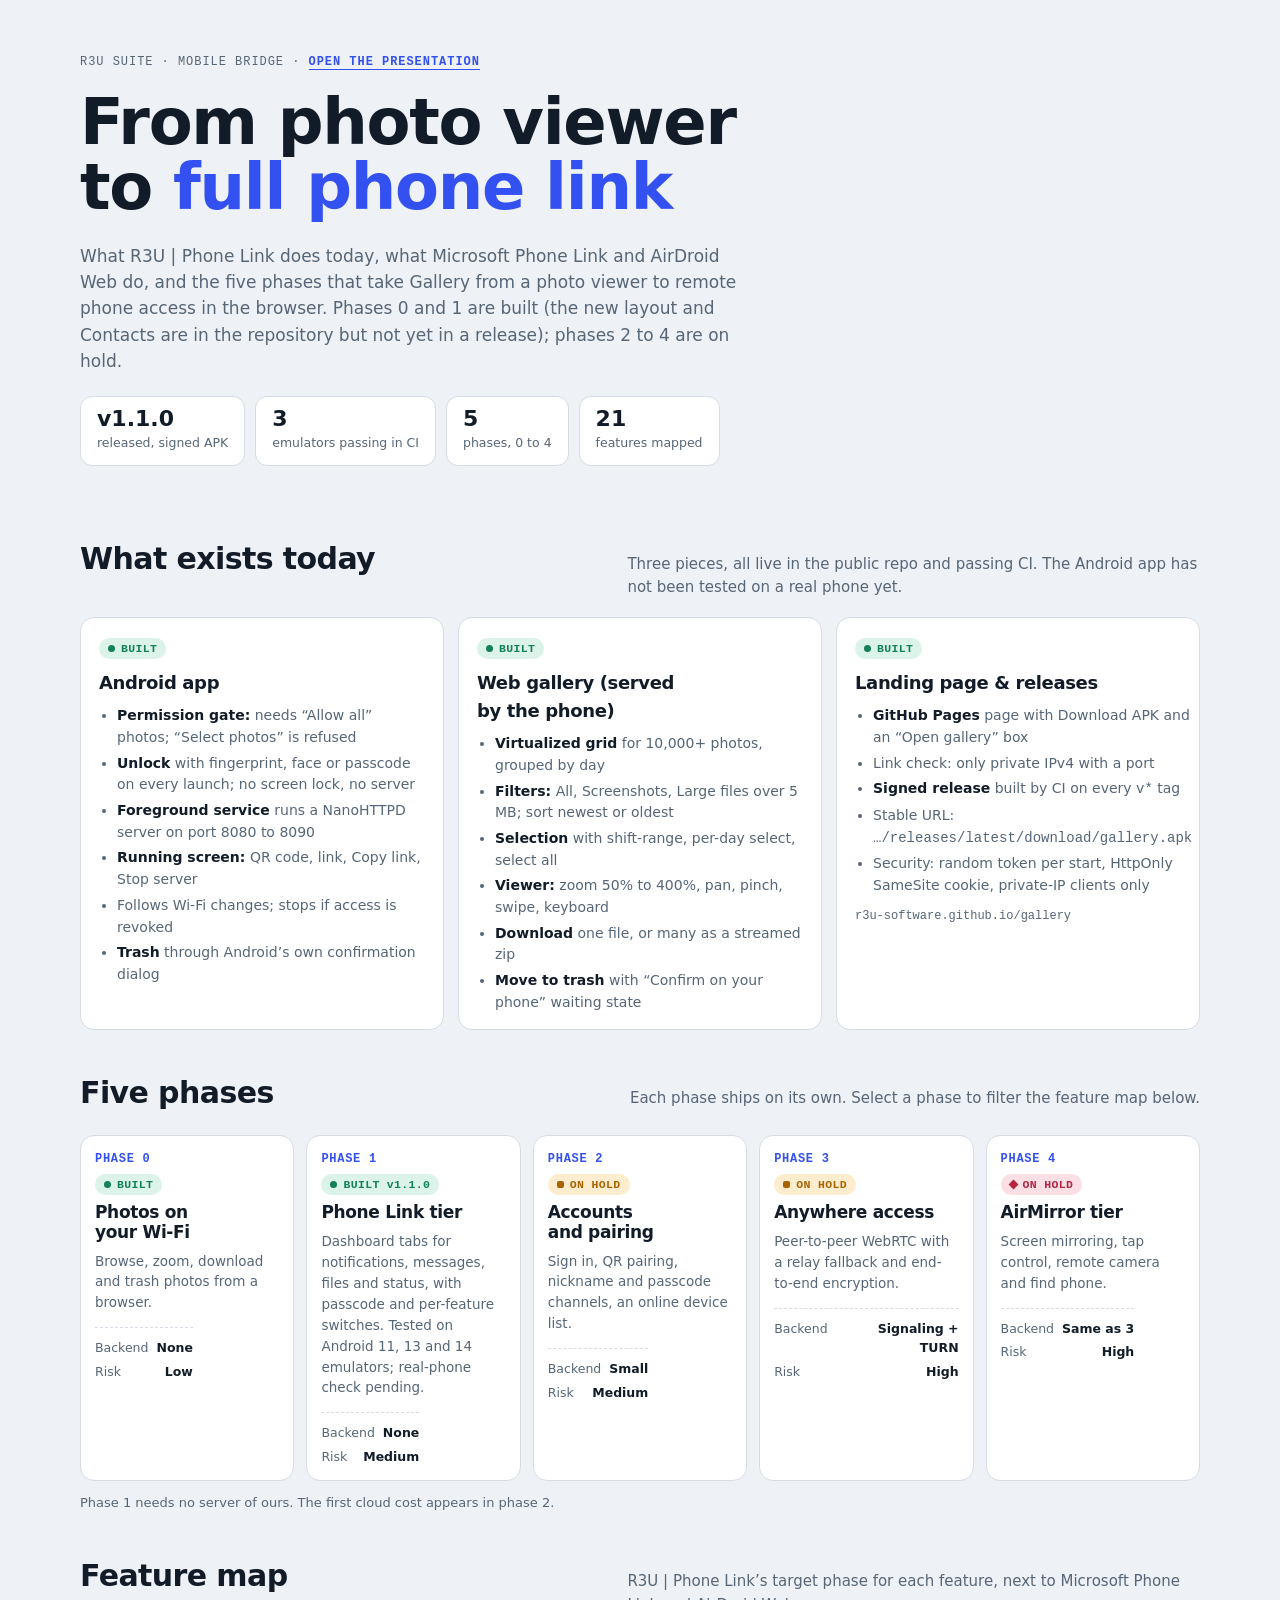
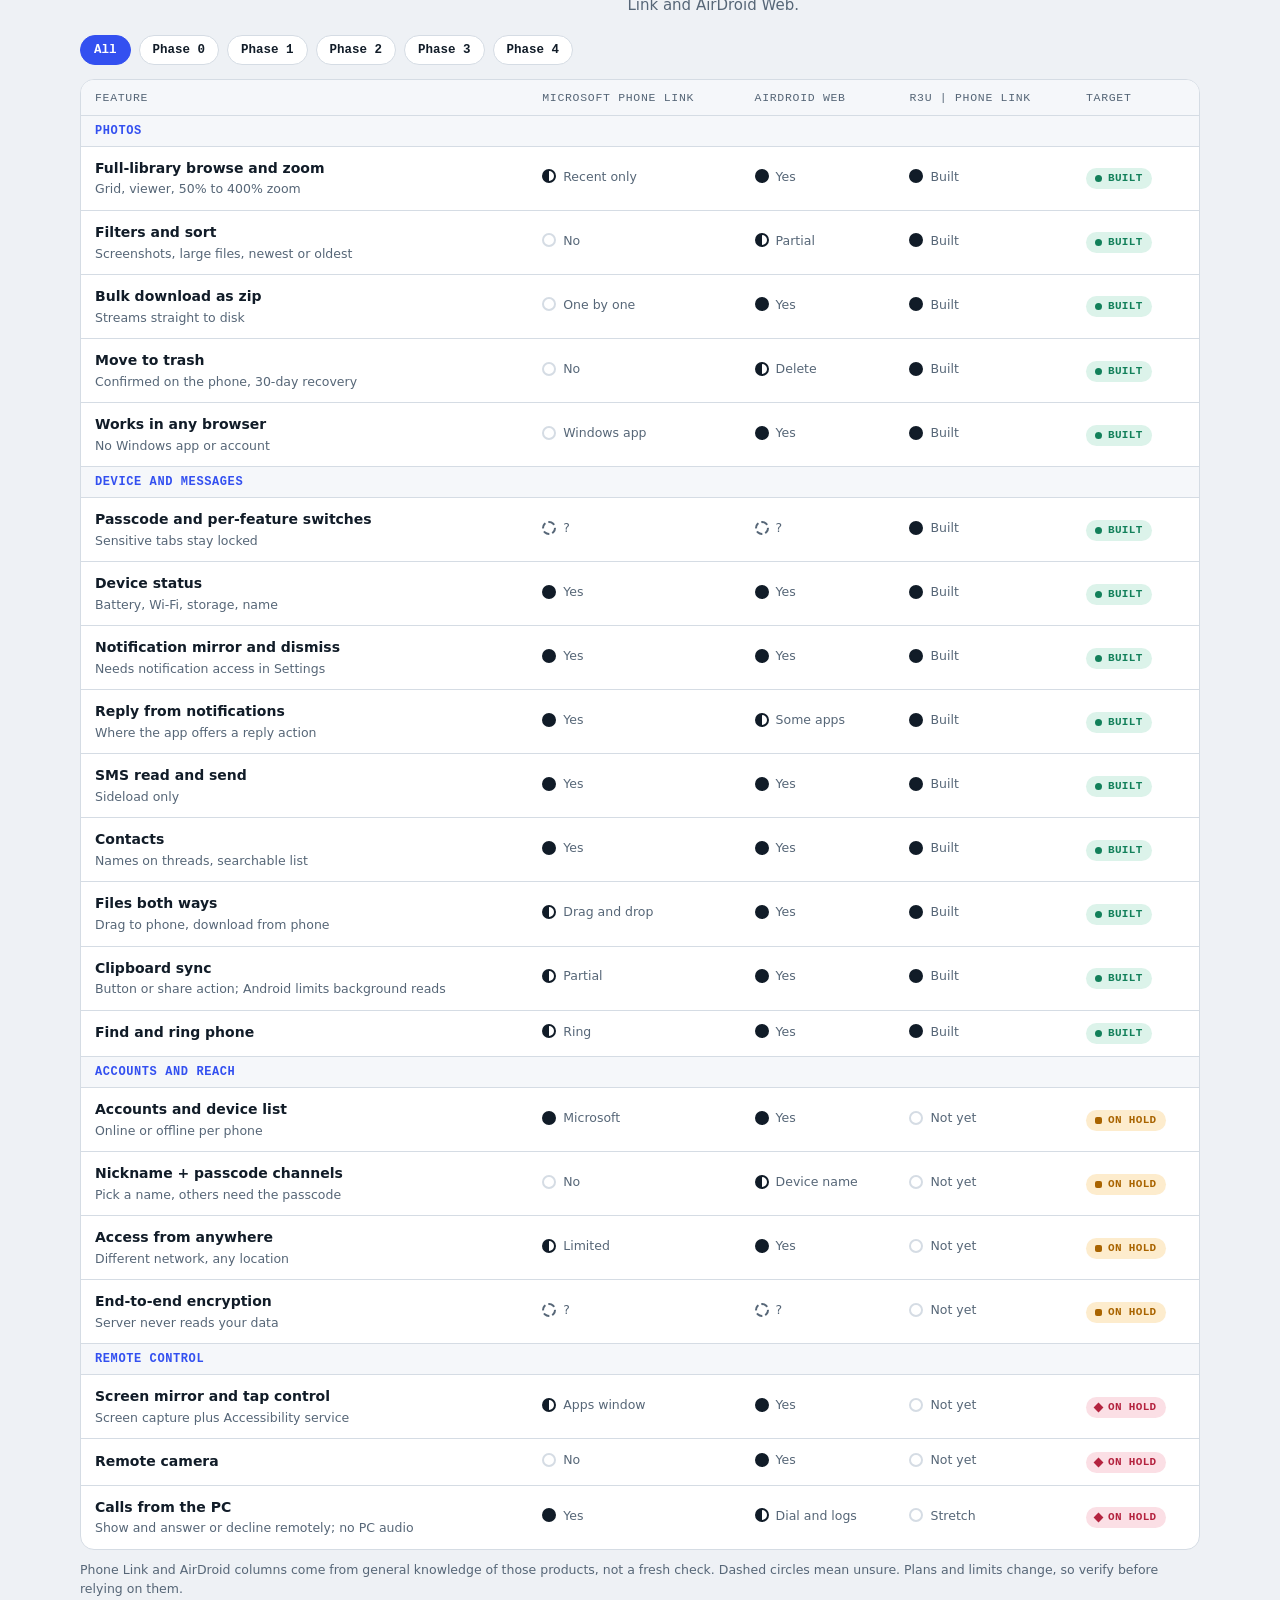
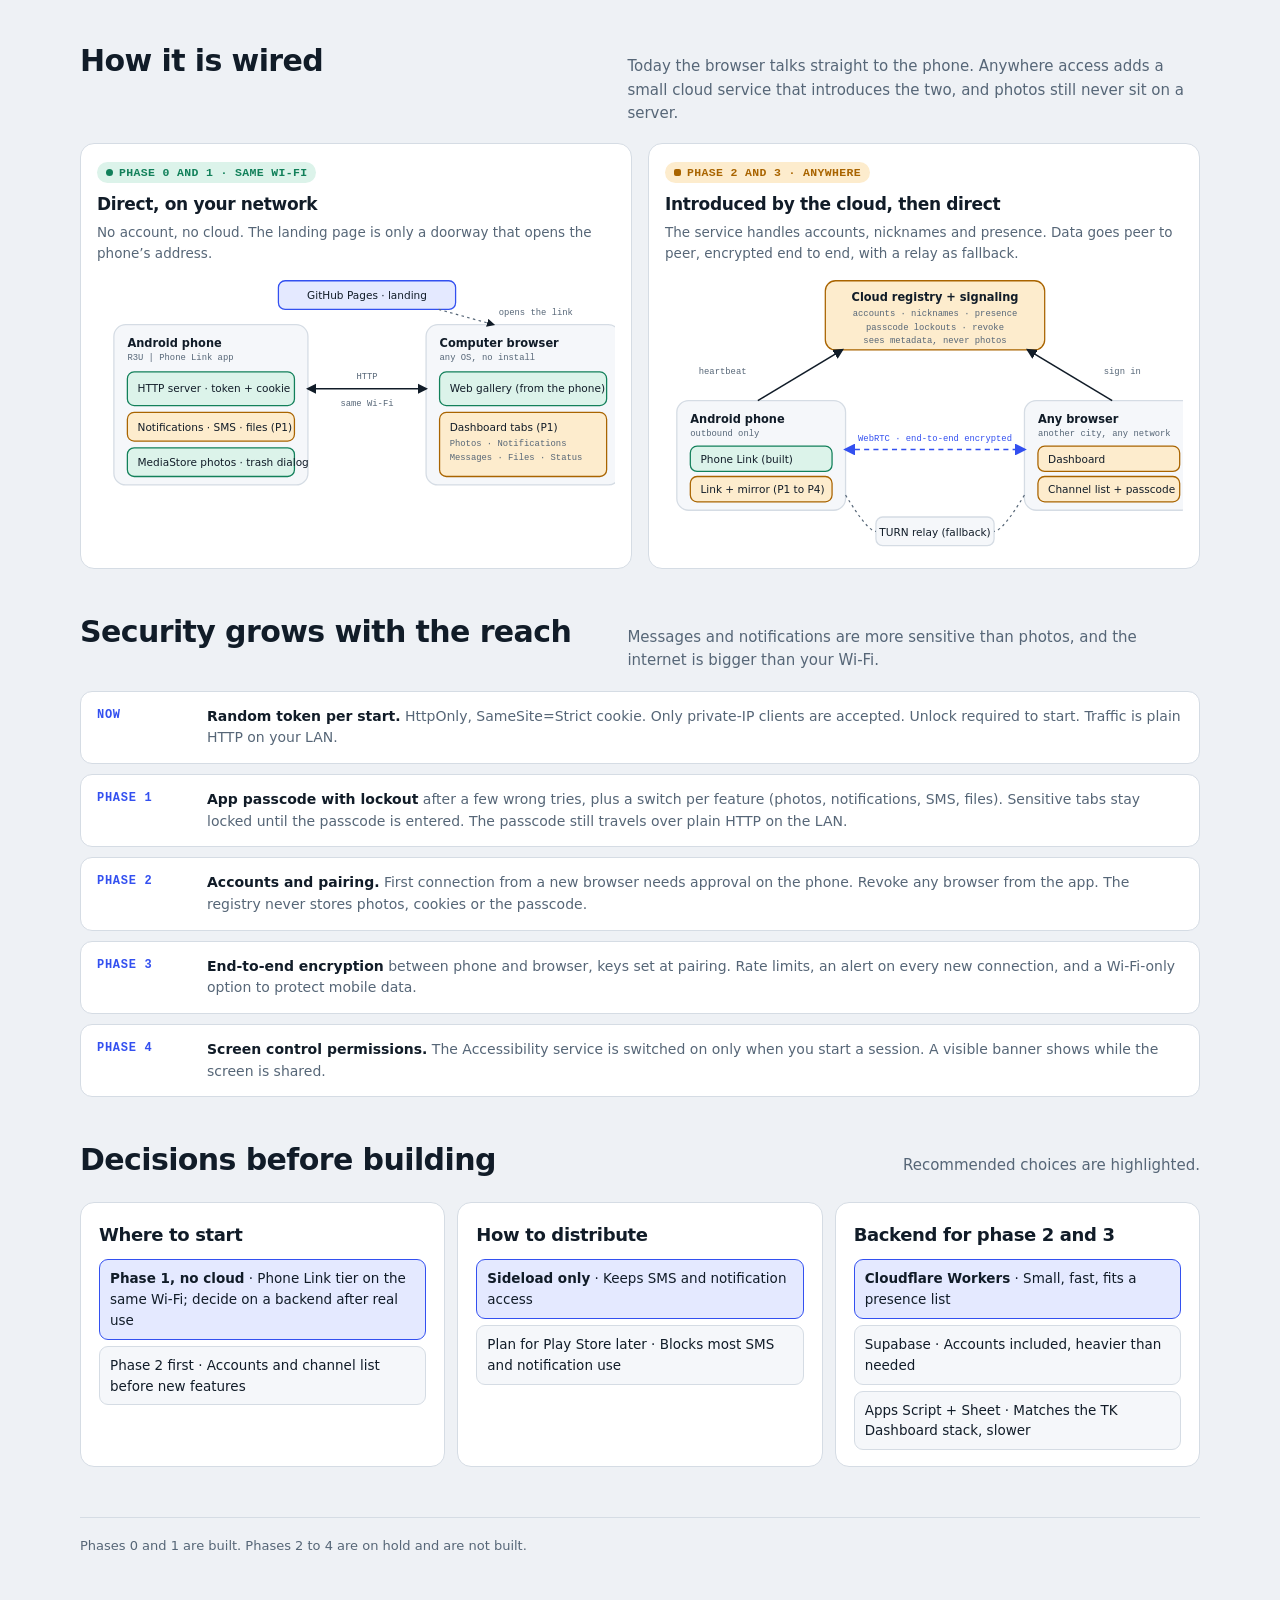
<file: index.html>
<!doctype html>
<html lang="en">
<head>
<meta charset="utf-8">
<meta name="viewport" content="width=device-width, initial-scale=1">
<meta name="color-scheme" content="light dark">
<meta name="referrer" content="no-referrer">
<meta http-equiv="Content-Security-Policy" content="default-src 'none'; script-src 'self'; style-src 'self'; img-src data:; base-uri 'none'; form-action 'none'">
<title>R3U | Phone Link Roadmap</title>
<meta name="description" content="What R3U | Phone Link does today and the five-phase plan toward full phone link in the browser.">
<link rel="icon" href="data:image/svg+xml,%3Csvg xmlns='http://www.w3.org/2000/svg' viewBox='0 0 32 32'%3E%3Crect width='32' height='32' rx='8' fill='%233d5afe'/%3E%3Cpath d='M7 22l6-7 4 5 3-3 5 5z' fill='%23fff'/%3E%3Ccircle cx='12' cy='11' r='2.5' fill='%23fff'/%3E%3C/svg%3E">
<link rel="stylesheet" href="roadmap.css">
</head>
<body>
<div class="wrap">

  <header class="hero">
    <div class="eyebrow">R3U Suite · Mobile bridge · <a href="deck/">Open the presentation</a></div>
    <h1>From photo viewer to <em>full phone link</em></h1>
    <p class="lead">What R3U | Phone Link does today, what Microsoft Phone Link and AirDroid Web do, and the five phases that take Gallery from a photo viewer to remote phone access in the browser. Phases 0 and 1 are built (the new layout and Contacts are in the repository but not yet in a release); phases 2 to 4 are on hold.</p>
    <div class="stats" aria-label="Summary">
      <div class="stat"><b>v1.1.0</b><span>released, signed APK</span></div>
      <div class="stat"><b>3</b><span>emulators passing in CI</span></div>
      <div class="stat"><b>5</b><span>phases, 0 to 4</span></div>
      <div class="stat"><b id="featCount">0</b><span>features mapped</span></div>
    </div>
  </header>

  <!-- WHAT EXISTS -->
  <section id="built">
    <div class="sec-head">
      <h2>What exists today</h2>
      <p>Three pieces, all live in the public repo and passing CI. The Android app has not been tested on a real phone yet.</p>
    </div>
    <div class="cards">
      <article class="card">
        <span class="pill built">BUILT</span>
        <h3>Android app</h3>
        <ul>
          <li><b>Permission gate:</b> needs “Allow all” photos; “Select photos” is refused</li>
          <li><b>Unlock</b> with fingerprint, face or passcode on every launch; no screen lock, no server</li>
          <li><b>Foreground service</b> runs a NanoHTTPD server on port 8080 to 8090</li>
          <li><b>Running screen:</b> QR code, link, Copy link, Stop server</li>
          <li>Follows Wi-Fi changes; stops if access is revoked</li>
          <li><b>Trash</b> through Android’s own confirmation dialog</li>
        </ul>
      </article>
      <article class="card">
        <span class="pill built">BUILT</span>
        <h3>Web gallery (served by the phone)</h3>
        <ul>
          <li><b>Virtualized grid</b> for 10,000+ photos, grouped by day</li>
          <li><b>Filters:</b> All, Screenshots, Large files over 5 MB; sort newest or oldest</li>
          <li><b>Selection</b> with shift-range, per-day select, select all</li>
          <li><b>Viewer:</b> zoom 50% to 400%, pan, pinch, swipe, keyboard</li>
          <li><b>Download</b> one file, or many as a streamed zip</li>
          <li><b>Move to trash</b> with “Confirm on your phone” waiting state</li>
        </ul>
      </article>
      <article class="card">
        <span class="pill built">BUILT</span>
        <h3>Landing page &amp; releases</h3>
        <ul>
          <li><b>GitHub Pages</b> page with Download APK and an “Open gallery” box</li>
          <li>Link check: only private IPv4 with a port</li>
          <li><b>Signed release</b> built by CI on every <span class="mono">v*</span> tag</li>
          <li>Stable URL: <span class="mono">…/releases/latest/download/gallery.apk</span></li>
          <li>Security: random token per start, HttpOnly SameSite cookie, private-IP clients only</li>
        </ul>
        <div class="link">r3u-software.github.io/gallery</div>
      </article>
    </div>
  </section>

  <!-- PHASES -->
  <section id="phases">
    <div class="sec-head">
      <h2>Five phases</h2>
      <p>Each phase ships on its own. Select a phase to filter the feature map below.</p>
    </div>
    <div class="spine" id="spine"></div>
    <p class="hint">Phase 1 needs no server of ours. The first cloud cost appears in phase 2.</p>
  </section>

  <!-- MATRIX -->
  <section id="features">
    <div class="sec-head">
      <h2>Feature map</h2>
      <p>R3U | Phone Link’s target phase for each feature, next to Microsoft Phone Link and AirDroid Web.</p>
    </div>
    <div class="chips" id="chips" role="group" aria-label="Filter by phase"></div>
    <div class="table-wrap" role="region" aria-label="Feature comparison table" tabindex="0">
      <table>
        <thead>
          <tr><th>Feature</th><th>Microsoft Phone Link</th><th>AirDroid Web</th><th>R3U | Phone Link</th><th>Target</th></tr>
        </thead>
        <tbody id="rows"></tbody>
      </table>
    </div>
    <p class="note">Phone Link and AirDroid columns come from general knowledge of those products, not a fresh check. Dashed circles mean unsure. Plans and limits change, so verify before relying on them.</p>
  </section>

  <!-- ARCHITECTURE -->
  <section id="architecture">
    <div class="sec-head">
      <h2>How it is wired</h2>
      <p>Today the browser talks straight to the phone. Anywhere access adds a small cloud service that introduces the two, and photos still never sit on a server.</p>
    </div>
    <div class="arch">
      <figure class="fig">
        <span class="pill built">PHASE 0 AND 1 · SAME WI-FI</span>
        <h3>Direct, on your network</h3>
        <p class="cap">No account, no cloud. The landing page is only a doorway that opens the phone’s address.</p>
        <div class="svgscroll">
        <svg viewBox="0 0 640 270" role="img" aria-label="Browser connects directly to the phone over Wi-Fi. The GitHub Pages landing page only links to the phone.">
          <defs>
            <marker id="ah" viewBox="0 0 10 10" refX="8" refY="5" markerWidth="7" markerHeight="7" orient="auto-start-reverse"><path d="M0 0L10 5L0 10z" class="head"/></marker>
            <marker id="aha" viewBox="0 0 10 10" refX="8" refY="5" markerWidth="7" markerHeight="7" orient="auto-start-reverse"><path d="M0 0L10 5L0 10z" class="head-a"/></marker>
          </defs>
          <!-- phone -->
          <rect class="box" x="20" y="60" width="230" height="190" rx="14"/>
          <text class="t-strong" x="36" y="86">Android phone</text>
          <text class="mono" x="36" y="102">R3U | Phone Link app</text>
          <rect class="box-built" x="36" y="116" width="198" height="40" rx="8"/>
          <text x="48" y="140">HTTP server · token + cookie</text>
          <rect class="box-plan" x="36" y="164" width="198" height="34" rx="8"/>
          <text x="48" y="186">Notifications · SMS · files (P1)</text>
          <rect class="box-built" x="36" y="206" width="198" height="34" rx="8"/>
          <text x="48" y="228">MediaStore photos · trash dialog</text>
          <!-- browser -->
          <rect class="box" x="390" y="60" width="230" height="190" rx="14"/>
          <text class="t-strong" x="406" y="86">Computer browser</text>
          <text class="mono" x="406" y="102">any OS, no install</text>
          <rect class="box-built" x="406" y="116" width="198" height="40" rx="8"/>
          <text x="418" y="140">Web gallery (from the phone)</text>
          <rect class="box-plan" x="406" y="164" width="198" height="76" rx="8"/>
          <text x="418" y="186">Dashboard tabs (P1)</text>
          <text class="mono" x="418" y="204">Photos · Notifications</text>
          <text class="mono" x="418" y="220">Messages · Files · Status</text>
          <!-- link -->
          <path class="ln" d="M250 136 H390" marker-start="url(#ah)" marker-end="url(#ah)"/>
          <text class="mono" x="320" y="124" text-anchor="middle">HTTP</text>
          <text class="mono" x="320" y="156" text-anchor="middle">same Wi-Fi</text>
          <!-- pages -->
          <rect class="box-acc" x="215" y="8" width="210" height="34" rx="8"/>
          <text x="320" y="30" text-anchor="middle">GitHub Pages · landing</text>
          <path class="ln-m" d="M405 42 L470 60" marker-end="url(#ah)"/>
          <text class="mono" x="476" y="48">opens the link</text>
        </svg>
        </div>
      </figure>

      <figure class="fig">
        <span class="pill plan">PHASE 2 AND 3 · ANYWHERE</span>
        <h3>Introduced by the cloud, then direct</h3>
        <p class="cap">The service handles accounts, nicknames and presence. Data goes peer to peer, encrypted end to end, with a relay as fallback.</p>
        <div class="svgscroll">
        <svg viewBox="0 0 640 330" role="img" aria-label="Phone and browser sign in to a cloud registry, then connect by encrypted WebRTC, with a TURN relay as fallback.">
          <defs>
            <marker id="bh" viewBox="0 0 10 10" refX="8" refY="5" markerWidth="7" markerHeight="7" orient="auto-start-reverse"><path d="M0 0L10 5L0 10z" class="head"/></marker>
            <marker id="bha" viewBox="0 0 10 10" refX="8" refY="5" markerWidth="7" markerHeight="7" orient="auto-start-reverse"><path d="M0 0L10 5L0 10z" class="head-a"/></marker>
          </defs>
          <!-- cloud -->
          <rect class="box-plan" x="190" y="8" width="260" height="82" rx="12"/>
          <text class="t-strong" x="320" y="32" text-anchor="middle">Cloud registry + signaling</text>
          <text class="mono" x="320" y="50" text-anchor="middle">accounts · nicknames · presence</text>
          <text class="mono" x="320" y="66" text-anchor="middle">passcode lockouts · revoke</text>
          <text class="mono" x="320" y="82" text-anchor="middle">sees metadata, never photos</text>
          <!-- phone -->
          <rect class="box" x="14" y="150" width="200" height="130" rx="14"/>
          <text class="t-strong" x="30" y="176">Android phone</text>
          <text class="mono" x="30" y="192">outbound only</text>
          <rect class="box-built" x="30" y="204" width="168" height="30" rx="8"/>
          <text x="42" y="224">Phone Link (built)</text>
          <rect class="box-plan" x="30" y="240" width="168" height="30" rx="8"/>
          <text x="42" y="260">Link + mirror (P1 to P4)</text>
          <!-- browser -->
          <rect class="box" x="426" y="150" width="200" height="130" rx="14"/>
          <text class="t-strong" x="442" y="176">Any browser</text>
          <text class="mono" x="442" y="192">another city, any network</text>
          <rect class="box-plan" x="442" y="204" width="168" height="30" rx="8"/>
          <text x="454" y="224">Dashboard</text>
          <rect class="box-plan" x="442" y="240" width="168" height="30" rx="8"/>
          <text x="454" y="260">Channel list + passcode</text>
          <!-- signaling lines -->
          <path class="ln" d="M110 150 L210 90" marker-end="url(#bh)"/>
          <text class="mono" x="40" y="118">heartbeat</text>
          <path class="ln" d="M530 150 L430 90" marker-end="url(#bh)"/>
          <text class="mono" x="520" y="118">sign in</text>
          <!-- p2p -->
          <path class="ln-d" d="M214 208 H426" marker-start="url(#bha)" marker-end="url(#bha)"/>
          <text class="mono acc-text" x="320" y="198" text-anchor="middle">WebRTC · end-to-end encrypted</text>
          <!-- turn -->
          <rect class="box" x="250" y="288" width="140" height="34" rx="8"/>
          <text x="320" y="310" text-anchor="middle">TURN relay (fallback)</text>
          <path class="ln-m" d="M214 262 Q 240 305 250 305"/>
          <path class="ln-m" d="M426 262 Q 400 305 390 305"/>
        </svg>
        </div>
      </figure>
    </div>
  </section>

  <!-- SECURITY -->
  <section id="security">
    <div class="sec-head">
      <h2>Security grows with the reach</h2>
      <p>Messages and notifications are more sensitive than photos, and the internet is bigger than your Wi-Fi.</p>
    </div>
    <div class="layers">
      <div class="layer"><div class="ph">NOW</div><p><b>Random token per start.</b> HttpOnly, SameSite=Strict cookie. Only private-IP clients are accepted. Unlock required to start. Traffic is plain HTTP on your LAN.</p></div>
      <div class="layer"><div class="ph">PHASE 1</div><p><b>App passcode with lockout</b> after a few wrong tries, plus a switch per feature (photos, notifications, SMS, files). Sensitive tabs stay locked until the passcode is entered. The passcode still travels over plain HTTP on the LAN.</p></div>
      <div class="layer"><div class="ph">PHASE 2</div><p><b>Accounts and pairing.</b> First connection from a new browser needs approval on the phone. Revoke any browser from the app. The registry never stores photos, cookies or the passcode.</p></div>
      <div class="layer"><div class="ph">PHASE 3</div><p><b>End-to-end encryption</b> between phone and browser, keys set at pairing. Rate limits, an alert on every new connection, and a Wi-Fi-only option to protect mobile data.</p></div>
      <div class="layer"><div class="ph">PHASE 4</div><p><b>Screen control permissions.</b> The Accessibility service is switched on only when you start a session. A visible banner shows while the screen is shared.</p></div>
    </div>
  </section>

  <!-- DECISIONS -->
  <section id="decisions">
    <div class="sec-head">
      <h2>Decisions before building</h2>
      <p>Recommended choices are highlighted.</p>
    </div>
    <div class="decisions">
      <article class="card">
        <h3>Where to start</h3>
        <div class="opts">
          <div class="opt rec"><b>Phase 1, no cloud</b> · Phone Link tier on the same Wi-Fi; decide on a backend after real use</div>
          <div class="opt">Phase 2 first · Accounts and channel list before new features</div>
        </div>
      </article>
      <article class="card">
        <h3>How to distribute</h3>
        <div class="opts">
          <div class="opt rec"><b>Sideload only</b> · Keeps SMS and notification access</div>
          <div class="opt">Plan for Play Store later · Blocks most SMS and notification use</div>
        </div>
      </article>
      <article class="card">
        <h3>Backend for phase 2 and 3</h3>
        <div class="opts">
          <div class="opt rec"><b>Cloudflare Workers</b> · Small, fast, fits a presence list</div>
          <div class="opt">Supabase · Accounts included, heavier than needed</div>
          <div class="opt">Apps Script + Sheet · Matches the TK Dashboard stack, slower</div>
        </div>
      </article>
    </div>
  </section>

  <footer>Phases 0 and 1 are built. Phases 2 to 4 are on hold and are not built.</footer>
</div>
<script src="roadmap.js"></script>
</body>
</html>
</file>
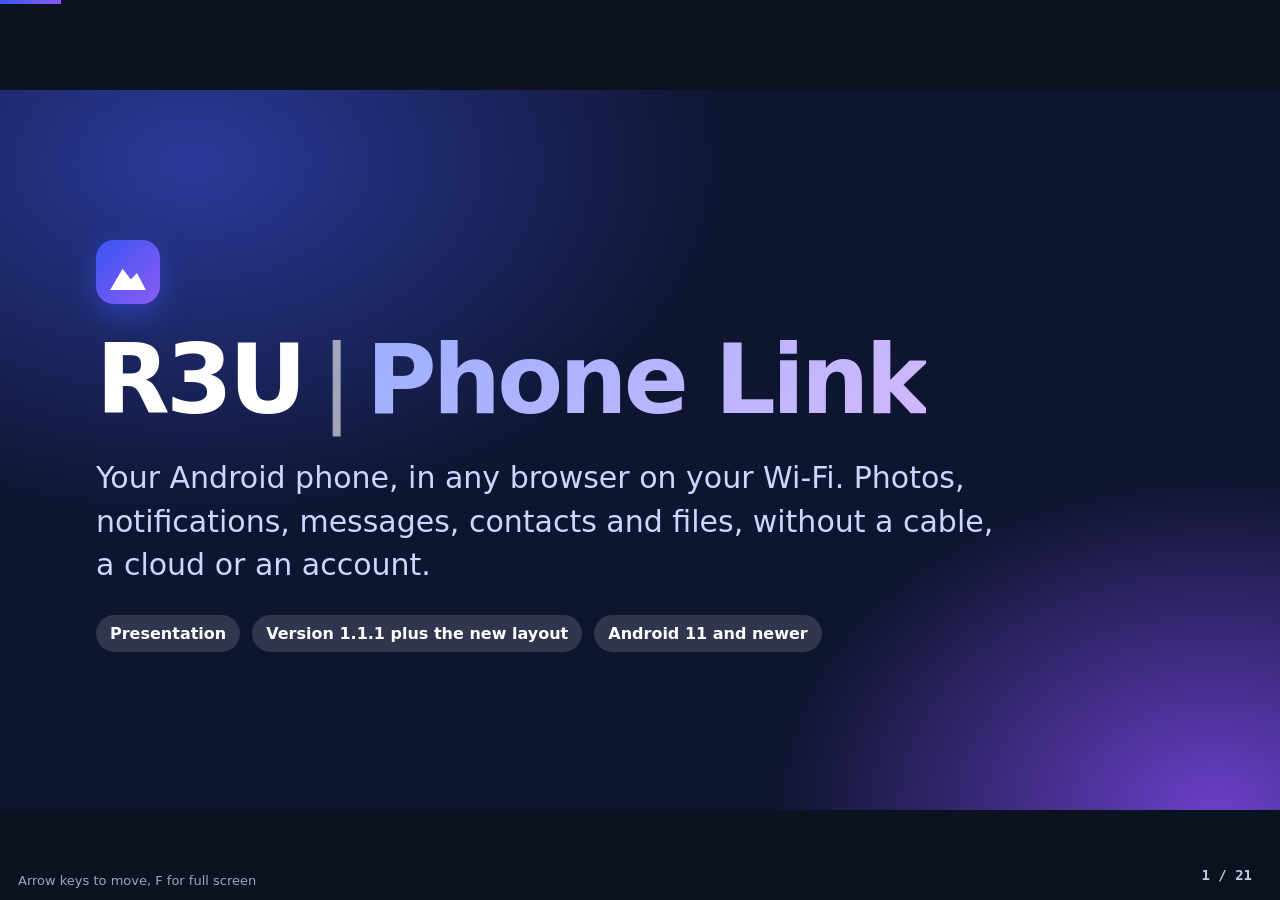
<file: deck/index.html>
<!doctype html>
<html lang="en">
<head>
<meta charset="utf-8">
<meta name="viewport" content="width=device-width, initial-scale=1">
<meta name="referrer" content="no-referrer">
<meta http-equiv="Content-Security-Policy" content="default-src 'none'; script-src 'self'; style-src 'self'; img-src 'self' data:; base-uri 'none'; form-action 'none'">
<title>R3U | Phone Link: the presentation</title>
<meta name="description" content="R3U | Phone Link lets you use your Android phone from any browser on your Wi-Fi: photos, notifications, messages, contacts, files. How it works, with screenshots.">
<link rel="icon" href="data:image/svg+xml,%3Csvg xmlns='http://www.w3.org/2000/svg' viewBox='0 0 32 32'%3E%3Crect width='32' height='32' rx='8' fill='%233d5afe'/%3E%3Cpath d='M7 22l6-7 4 5 3-3 5 5z' fill='%23fff'/%3E%3Ccircle cx='12' cy='11' r='2.5' fill='%23fff'/%3E%3C/svg%3E">
<link rel="stylesheet" href="deck.css">
</head>
<body>
<div id="bar"></div>
<div id="viewport">
<div id="stage">

<!-- 1. Title -->
<section class="slide dark title-slide">
  <div class="logo" aria-hidden="true"></div>
  <h1>R3U<span class="sep">|</span><span class="grad">Phone Link</span></h1>
  <p class="lead">Your Android phone, in any browser on your Wi-Fi. Photos, notifications, messages, contacts and files, without a cable, a cloud or an account.</p>
  <div class="meta-row"><span class="chip">Presentation</span><span class="chip">Version 1.1.1 plus the new layout</span><span class="chip">Android 11 and newer</span></div>
</section>

<!-- 2. What it is -->
<section class="slide">
  <span class="kicker">What it is</span>
  <h2>Use your phone from your computer, in three steps</h2>
  <div class="grid3">
    <div class="card"><span class="num">1</span><h3>Install the app</h3><p>Download the signed APK from the landing page and install it on the phone. Approve "Install unknown apps" once.</p></div>
    <div class="card"><span class="num">2</span><h3>Unlock and set a passcode</h3><p>Allow photo access, confirm with your fingerprint, face or screen lock, then choose a web passcode. The server starts by itself.</p></div>
    <div class="card"><span class="num">3</span><h3>Open the link</h3><p>Scan the QR code or type the link in a browser on the same Wi-Fi. Enter the passcode and your phone appears.</p></div>
  </div>
  <p class="lead">Nothing is uploaded anywhere. Everything travels from the phone to your browser over your own network.</p>
</section>

<!-- 3. Architecture -->
<section class="slide">
  <span class="kicker">The whole picture</span>
  <h2>How it is put together</h2>
  <svg class="diagram" viewBox="0 0 1100 360" role="img" aria-label="The browser talks directly to the phone over Wi-Fi. GitHub Pages hosts the landing page and GitHub Releases hosts the signed APK.">
    <defs><marker id="ah" viewBox="0 0 10 10" refX="8" refY="5" markerWidth="8" markerHeight="8" orient="auto-start-reverse"><path d="M0 0L10 5L0 10z" class="head"></path></marker></defs>
    <rect class="box" x="10" y="70" width="410" height="270" rx="18"></rect>
    <text class="strong" x="30" y="102">Android phone</text>
    <text class="sm" x="30" y="124">R3U | Phone Link app</text>
    <rect class="box-a" x="30" y="140" width="370" height="50" rx="10"></rect>
    <text x="46" y="171">Foreground service + HTTP server</text>
    <rect class="box-ok" x="30" y="200" width="175" height="50" rx="10"></rect>
    <text x="42" y="231">Photos, trash</text>
    <rect class="box-ok" x="225" y="200" width="175" height="50" rx="10"></rect>
    <text x="237" y="231">Messages, contacts</text>
    <rect class="box-ok" x="30" y="260" width="175" height="50" rx="10"></rect>
    <text x="42" y="291">Notifications</text>
    <rect class="box-ok" x="225" y="260" width="175" height="50" rx="10"></rect>
    <text x="237" y="291">Files, find, open</text>

    <rect class="box" x="680" y="70" width="410" height="270" rx="18"></rect>
    <text class="strong" x="700" y="102">Any computer</text>
    <text class="sm" x="700" y="124">Windows, Mac or Linux, any browser</text>
    <rect class="box-a" x="700" y="140" width="370" height="50" rx="10"></rect>
    <text x="716" y="171">Web app (served by the phone)</text>
    <rect class="box-ok" x="700" y="200" width="370" height="110" rx="10"></rect>
    <text x="716" y="232">Ribbon, app bar, list pane,</text>
    <text x="716" y="258">content and status bar</text>
    <text class="sm" x="716" y="288">Passcode lock before anything opens</text>

    <path class="ln" d="M420 205 H680" marker-start="url(#ah)" marker-end="url(#ah)"></path>
    <text class="strong" x="550" y="190" text-anchor="middle">Your Wi-Fi</text>
    <text class="sm" x="550" y="232" text-anchor="middle">HTTP, token cookie</text>
    <text class="sm" x="550" y="252" text-anchor="middle">+ passcode</text>

    <rect class="box" x="360" y="4" width="380" height="46" rx="12"></rect>
    <text x="550" y="33" text-anchor="middle">GitHub Pages: landing page</text>
    <path class="ln-d" d="M740 28 L880 70" marker-end="url(#ah)"></path>
    <rect class="box" x="360" y="312" width="380" height="44" rx="12"></rect>
    <text x="550" y="340" text-anchor="middle">GitHub Releases: signed APK</text>
    <path class="ln-d" d="M360 334 L240 340" marker-end="url(#ah)"></path>
  </svg>
  <p class="cap">The internet is only used to download the app. Photos and messages never leave your network.</p>
</section>

<!-- 4. The layout -->
<section class="slide">
  <span class="kicker">The new layout</span>
  <h2>One familiar structure for every app</h2>
  <div class="row">
    <div class="annot">
      <img class="shot" src="img/03-selection.png" alt="The web app with ribbon, app bar, list pane, content and status bar">
      <span class="pin p1">1</span><span class="pin p2">2</span><span class="pin p3">3</span><span class="pin p4">4</span><span class="pin p5">5</span>
    </div>
    <ol class="legend">
      <li><div><b>Ribbon</b><span>Home, View and Tools tabs with the commands for what you are doing.</span></div></li>
      <li><div><b>App bar</b><span>Photos, Alerts, Messages, Contacts, Files and Phone.</span></div></li>
      <li><div><b>List pane</b><span>Albums, conversations, contacts or folders for that app.</span></div></li>
      <li><div><b>Content</b><span>The photo grid, a conversation, a contact card.</span></div></li>
      <li><div><b>Status bar</b><span>Connection, phone name, battery, and counts.</span></div></li>
    </ol>
  </div>
</section>

<!-- 5. Session flow -->
<section class="slide">
  <span class="kicker">How a session starts</span>
  <h2>From opening the app to seeing your phone</h2>
  <div class="flow">
    <div class="step"><span class="n">PHONE 1</span><b>Allow access</b><p>Full photo access ("Allow all"). Partial access is refused with an explanation.</p></div>
    <div class="step"><span class="n">PHONE 2</span><b>Unlock</b><p>Fingerprint, face or screen lock on every launch. No screen lock, no server.</p></div>
    <div class="step"><span class="n">PHONE 3</span><b>Web passcode</b><p>Set once. Stored only as a salted hash on the phone.</p></div>
    <div class="step"><span class="n">PHONE 4</span><b>Server starts</b><p>A random token is created. The link and QR code appear.</p></div>
    <div class="step"><span class="n">COMPUTER 1</span><b>Open the link</b><p>The token becomes a protected cookie and disappears from the address bar.</p></div>
    <div class="step"><span class="n">COMPUTER 2</span><b>Enter the passcode</b><p>Five wrong tries lock that computer out for a while.</p></div>
    <div class="step"><span class="n">COMPUTER 3</span><b>Use your phone</b><p>Only the features you switched on in the app are available.</p></div>
    <div class="step"><span class="n">ANYTIME</span><b>Stop</b><p>Stop server in the app or the notification. Wi-Fi off also stops sharing.</p></div>
  </div>
</section>

<!-- 6. Android screens -->
<section class="slide">
  <span class="kicker">On the phone</span>
  <h2>The app has a few screens you will use</h2>
  <div class="shots">
    <figure class="figure"><img class="shot phone" src="img/a1-running.png" alt="Running screen with QR code and link"><figcaption class="cap">Running: QR code, link, Copy link</figcaption></figure>
    <figure class="figure"><img class="shot phone" src="img/a2-features.png" alt="Features screen with switches"><figcaption class="cap">Features: switch on only what you need</figcaption></figure>
    <figure class="figure"><img class="shot phone" src="img/a3-passcode.png" alt="Change web passcode screen"><figcaption class="cap">Web passcode: 6 or more characters</figcaption></figure>
    <figure class="figure"><img class="shot phone" src="img/a4-notification.png" alt="Notification shade with the ongoing notification"><figcaption class="cap">Always visible: ongoing notification</figcaption></figure>
  </div>
</section>

<!-- 7. Photos -->
<section class="slide">
  <span class="kicker">Photos</span>
  <h2>Your whole library, by album</h2>
  <div class="row">
    <img class="shot w760" src="img/09-album.png" alt="Photo grid for one album">
    <div class="col">
      <ul class="points small">
        <li>Albums come from the folders on the phone: Camera, Screenshots, WhatsApp Images and more.</li>
        <li>Handles 10,000+ photos; tested with 12,000.</li>
        <li>Grouped by day, with correct aspect ratios.</li>
        <li>Smart filters: Screenshots, Large files over 5 MB.</li>
        <li>Search by name, sort, and make the thumbnails larger or smaller.</li>
      </ul>
      <p class="cap">Screenshots use sample data, not real photos.</p>
    </div>
  </div>
</section>

<!-- 8. Select, download, trash -->
<section class="slide">
  <span class="kicker">Photos</span>
  <h2>Select, download or move to trash</h2>
  <div class="row">
    <figure class="figure"><img class="shot w380" src="img/03-selection.png" alt="Three photos selected, ribbon commands enabled"><figcaption class="cap">The ribbon lights up when you select</figcaption></figure>
    <figure class="figure"><img class="shot w380" src="img/04-trash-confirm.png" alt="Confirm move to trash dialog"><figcaption class="cap">Confirm in the browser</figcaption></figure>
    <figure class="figure"><img class="shot w380" src="img/05-trash-waiting.png" alt="Waiting for confirmation on the phone"><figcaption class="cap">Then confirm on the phone</figcaption></figure>
  </div>
  <p class="lead">One photo downloads as a file; several stream as a zip straight to disk. Trashed photos stay in Android's trash for 30 days.</p>
</section>

<!-- 9. Viewer -->
<section class="slide">
  <span class="kicker">Photos</span>
  <h2>A proper photo viewer</h2>
  <div class="shots">
    <figure class="figure"><img class="shot w520" src="img/07-viewer.png" alt="Photo viewer"><figcaption class="cap">Full-size view with zoom controls</figcaption></figure>
    <figure class="figure"><img class="shot w520" src="img/08-viewer-zoom.png" alt="Photo viewer zoomed in"><figcaption class="cap">Zoomed in, drag to pan</figcaption></figure>
  </div>
  <ul class="points small grid2">
    <li>Previous and next by button, arrow keys or swipe.</li>
    <li>Zoom 50% to 400%: buttons, wheel, pinch, or + and -.</li>
    <li>Double-click to toggle zoom; drag to pan.</li>
    <li>"3 of 1,284", file name and a Download button.</li>
  </ul>
</section>

<!-- 10. Notifications -->
<section class="slide">
  <span class="kicker">Alerts</span>
  <h2>Phone notifications on your computer</h2>
  <div class="row">
    <img class="shot w760" src="img/10-notifications.png" alt="Notifications with apps in the list pane">
    <div class="col">
      <ul class="points small">
        <li>Apps with notifications are listed on the left, with counts.</li>
        <li>Dismiss one or all; it clears on the phone too.</li>
        <li>Reply to chat apps that offer a reply action.</li>
        <li>Needs Notification access, switched on once in Android settings.</li>
        <li>The badge on the app bar shows how many are waiting.</li>
      </ul>
    </div>
  </div>
</section>

<!-- 11. Messages -->
<section class="slide">
  <span class="kicker">Messages</span>
  <h2>Read and send text messages</h2>
  <div class="row">
    <img class="shot w760" src="img/11-messages.png" alt="Conversations and an open chat">
    <div class="col">
      <ul class="points small">
        <li>Conversations on the left, with contact names.</li>
        <li>Full history for the open conversation.</li>
        <li>Send from the browser, delivered from the phone's number.</li>
        <li>New message to any number from the ribbon.</li>
        <li>Needs SMS permission; off by default.</li>
      </ul>
      <p class="cap">Known limit: Android records sent texts only for the default SMS app, so a reply sent here may not appear in history later.</p>
    </div>
  </div>
</section>

<!-- 12. Contacts -->
<section class="slide">
  <span class="kicker">Contacts</span>
  <h2>Look up anyone, then message or call</h2>
  <div class="row">
    <img class="shot w760" src="img/12-contacts.png" alt="Contact card with message and call buttons">
    <div class="col">
      <ul class="points small">
        <li>A to Z list with search by name or number.</li>
        <li>Every number and email, with a Copy button.</li>
        <li>Send message jumps straight into a new text.</li>
        <li>Call on phone opens the phone's dialer with the number filled in.</li>
        <li>Needs contacts permission; off by default.</li>
      </ul>
    </div>
  </div>
</section>

<!-- 13. Files -->
<section class="slide">
  <span class="kicker">Files and clipboard</span>
  <h2>Move files and text both ways</h2>
  <div class="row">
    <img class="shot w760" src="img/13-files.png" alt="Files with drop zone">
    <div class="col">
      <ul class="points small">
        <li>Drag files onto the page: they land in the phone's Download/R3U Phone Link folder.</li>
        <li>Share a file from any app to R3U | Phone Link: it appears here to download.</li>
        <li>Clipboard: send text to the phone, or share text from the phone to the computer.</li>
        <li>No broad storage permission needed.</li>
      </ul>
    </div>
  </div>
</section>

<!-- 14. Phone -->
<section class="slide">
  <span class="kicker">Phone</span>
  <h2>Status and Find my phone</h2>
  <div class="row">
    <img class="shot w760" src="img/14-phone.png" alt="Phone summary with battery, storage and Find my phone">
    <div class="col">
      <ul class="points small">
        <li>Device name, model and Android version.</li>
        <li>Battery level and charging state, also in the status bar.</li>
        <li>Storage used and free.</li>
        <li>Find my phone: rings at full volume for up to a minute, even on silent.</li>
      </ul>
    </div>
  </div>
</section>

<!-- 15. Open on phone -->
<section class="slide">
  <span class="kicker">Open on the phone</span>
  <h2>Send a link, a number or a place to the phone</h2>
  <div class="row">
    <img class="shot w760" src="img/15-open-on-phone.png" alt="Open a link on the phone dialog">
    <div class="col">
      <ul class="points small">
        <li>Open a web link in the phone's browser.</li>
        <li>Open the dialer with a number ready.</li>
        <li>Show a place or address in the phone's maps.</li>
        <li>If the app is open it happens at once; otherwise a notification appears for you to tap.</li>
        <li>You then use it on the phone itself. This is not screen mirroring.</li>
      </ul>
    </div>
  </div>
</section>

<!-- 16. Any screen -->
<section class="slide">
  <span class="kicker">Any screen</span>
  <h2>Works on a laptop, a tablet or another phone</h2>
  <div class="shots">
    <figure class="figure"><img class="shot w560" src="img/02-photos-dark.png" alt="Dark mode"><figcaption class="cap">Dark mode follows your system</figcaption></figure>
    <figure class="figure"><img class="shot tall" src="img/16-mobile-photos.png" alt="Phone-sized layout with bottom app bar"><figcaption class="cap">Narrow: app bar moves to the bottom</figcaption></figure>
    <figure class="figure"><img class="shot tall" src="img/17-mobile-albums.png" alt="Phone-sized layout with the list sliding over"><figcaption class="cap">The list slides over the content</figcaption></figure>
  </div>
</section>

<!-- 17. Security -->
<section class="slide">
  <span class="kicker">Security</span>
  <h2>Locked by default, in layers</h2>
  <div class="row">
    <img class="shot w380" src="img/01-lock.png" alt="Passcode lock screen">
    <div class="grid2 grow compact">
      <div class="card"><h3>Random link token</h3><p>New for every server start; only shown in the app.</p></div>
      <div class="card"><h3>Protected cookie</h3><p>HttpOnly and SameSite=Strict. Every request needs it.</p></div>
      <div class="card"><h3>Passcode with lockout</h3><p>Hashed on the phone. Five wrong tries, then 30 seconds, doubling.</p></div>
      <div class="card"><h3>Feature switches</h3><p>Sensitive features are off until you switch them on. Enforced on the phone, not just hidden.</p></div>
      <div class="card"><h3>Local network only</h3><p>Devices outside private address ranges are refused.</p></div>
      <div class="card"><h3>Unlock to start</h3><p>Fingerprint, face or screen lock every time the app is opened.</p></div>
    </div>
  </div>
  <p class="cap">Honest limit: traffic is plain HTTP on your Wi-Fi, so use a network you trust. HTTPS is a later project.</p>
</section>

<!-- 18. Quality -->
<section class="slide">
  <span class="kicker">Built and tested</span>
  <h2>Everything is built and checked in the cloud</h2>
  <div class="grid4">
    <div class="card"><h3>Unit tests</h3><p>Pagination, albums, token and cookie rules, passcode lockout, feature switches, contacts, open-on-phone, range requests, zip streaming, file upload.</p></div>
    <div class="card"><h3>Emulator tests</h3><p>Android 11, 13 and 14 emulators start the real server and exercise it end to end.</p></div>
    <div class="card"><h3>Signed releases</h3><p>Every version tag builds, verifies and publishes a signed APK.</p></div>
    <div class="card"><h3>Real phone</h3><p>Version 1.1 was checked on an Android 16 phone. The new layout has not been released or checked on a phone yet.</p></div>
  </div>
  <p class="lead">No local Android setup is needed. GitHub Actions builds, tests and releases; GitHub Pages hosts the landing page and this presentation.</p>
</section>

<!-- 19. Phases -->
<section class="slide">
  <span class="kicker">Roadmap by phase</span>
  <h2>Where it is and where it is going</h2>
  <div class="phases">
    <div class="phase done"><span class="pn">PHASE 0</span><span class="pill built">BUILT</span><h3>Photos</h3><p>Browse, zoom, download, trash.</p></div>
    <div class="phase done"><span class="pn">PHASE 1</span><span class="pill built">BUILT</span><h3>Phone dashboard</h3><p>Passcode, notifications, messages, contacts, files, status, find, open on phone, new layout.</p></div>
    <div class="phase"><span class="pn">PHASE 2</span><span class="pill plan">ON HOLD</span><h3>Accounts and pairing</h3><p>Named phones, passcode channels, an online device list.</p></div>
    <div class="phase"><span class="pn">PHASE 3</span><span class="pill plan">ON HOLD</span><h3>Anywhere access</h3><p>Peer-to-peer, end-to-end encrypted, from any network.</p></div>
    <div class="phase"><span class="pn">PHASE 4</span><span class="pill hard">ON HOLD</span><h3>App mirroring</h3><p>Use installed apps through a mirrored screen.</p></div>
  </div>
  <p class="lead">The new layout is built and in the repository but not yet released as a version. Phases 2 to 4 are set aside for now.</p>
</section>

<!-- 20. Compare -->
<section class="slide">
  <span class="kicker">How it compares</span>
  <h2>Next to the tools people already use</h2>
  <table class="cmp">
    <thead><tr><th>Feature</th><th>Microsoft Phone Link</th><th>AirDroid Web</th><th>R3U | Phone Link</th></tr></thead>
    <tbody>
      <tr><td>Whole photo library, albums, zip</td><td class="p">Recent only</td><td class="y">Yes</td><td class="y">Yes (built)</td></tr>
      <tr><td>Works in any browser</td><td class="n">Windows app</td><td class="y">Yes</td><td class="y">Yes (built)</td></tr>
      <tr><td>Notifications, messages, contacts, files</td><td class="y">Yes</td><td class="y">Yes</td><td class="y">Yes (built)</td></tr>
      <tr><td>Account or cloud needed</td><td class="p">Microsoft account</td><td class="p">AirDroid account</td><td class="y">None</td></tr>
      <tr><td>Access from anywhere</td><td class="p">Limited</td><td class="y">Yes</td><td class="p">On hold</td></tr>
      <tr><td>Screen mirroring and app control</td><td class="p">Apps window</td><td class="y">Yes</td><td class="p">On hold</td></tr>
    </tbody>
  </table>
  <p class="cap">Competitor columns come from general knowledge of those products and may be out of date.</p>
</section>

<!-- 21. Limits -->
<section class="slide">
  <span class="kicker">Straight talk</span>
  <h2>What it does not do yet</h2>
  <div class="grid2">
    <div class="card"><h3>Not on the internet yet</h3><p>Phone and computer must be on the same Wi-Fi.</p></div>
    <div class="card"><h3>No app mirroring yet</h3><p>Installed apps can't run in a browser. Mirroring the screen is a separate, later project.</p></div>
    <div class="card"><h3>Plain HTTP on the LAN</h3><p>Passcode and content can be read by someone sniffing your Wi-Fi.</p></div>
    <div class="card"><h3>Sideloaded app</h3><p>Not on the Play Store, because SMS and notification access would be rejected there.</p></div>
  </div>
</section>

</div>
</div>
<button id="prev" class="navbtn" aria-label="Previous slide">&#8249;</button>
<button id="next" class="navbtn" aria-label="Next slide">&#8250;</button>
<div id="help">Arrow keys to move, F for full screen</div>
<div id="counter" aria-live="polite">1 / 21</div>
<script src="deck.js"></script>
</body>
</html>
</file>
<file: roadmap.css>
/* Layout concept: a technical blueprint. One ink-blue spine of phases on top, a comparison matrix in the middle, two architecture drawings below. */
:root {
  --bg: #eef1f5;
  --surface: #ffffff;
  --surface-2: #f5f7fa;
  --fg: #111c28;
  --muted: #566677;
  --line: #d5dce4;
  --accent: #3350f0;
  --accent-soft: #e4e9ff;
  --built: #12805a;
  --built-soft: #dcf3ea;
  --plan: #a96400;
  --plan-soft: #fdeccd;
  --hard: #b4233f;
  --hard-soft: #fbdfe5;
  --font-display: system-ui, -apple-system, "Segoe UI", sans-serif;
  --font-body: system-ui, -apple-system, "Segoe UI", sans-serif;
  --font-mono: ui-monospace, "SFMono-Regular", Menlo, Consolas, monospace;
}
@media (prefers-color-scheme: dark) {
  :root:not([data-theme="light"]) {
    --bg: #0d141c; --surface: #141d28; --surface-2: #1a2532; --fg: #e8eef5; --muted: #93a3b4; --line: #26323f;
    --accent: #8da0ff; --accent-soft: #1f2a52; --built: #4cd0a0; --built-soft: #123a2d; --plan: #f2b45a; --plan-soft: #3b2d12;
    --hard: #ff8aa0; --hard-soft: #43202a; color-scheme: dark;
  }
}
:root[data-theme="dark"] {
  --bg: #0d141c; --surface: #141d28; --surface-2: #1a2532; --fg: #e8eef5; --muted: #93a3b4; --line: #26323f;
  --accent: #8da0ff; --accent-soft: #1f2a52; --built: #4cd0a0; --built-soft: #123a2d; --plan: #f2b45a; --plan-soft: #3b2d12;
  --hard: #ff8aa0; --hard-soft: #43202a; color-scheme: dark;
}

* { box-sizing: border-box; }
body {
  margin: 0; padding-inline: 18px; padding-block: 0 72px;
  background: var(--bg); color: var(--fg);
  font: 15px/1.55 var(--font-body);
}
.wrap { max-width: 1120px; margin-inline: auto; }
h1, h2, h3 { font-family: var(--font-display); text-wrap: balance; margin: 0; letter-spacing: -0.02em; }
p { margin: 0; }
.mono { font-family: var(--font-mono); }
.eyebrow { font: 500 12px/1 var(--font-mono); letter-spacing: 0.08em; text-transform: uppercase; color: var(--muted); }

/* hero */
.hero { padding-block: 56px 36px; display: grid; gap: 22px; }
.hero h1 { font-size: clamp(36px, 6.4vw, 64px); font-weight: 800; line-height: 1.02; max-width: 15ch; }
.hero h1 em { font-style: normal; color: var(--accent); }
.hero p.lead { max-width: 62ch; color: var(--muted); font-size: 17px; }
.stats { display: flex; flex-wrap: wrap; gap: 10px; }
.stat { background: var(--surface); border: 1px solid var(--line); border-radius: 12px; padding: 10px 16px; min-width: 0; }
.stat b { display: block; font: 700 22px/1.1 var(--font-display); font-variant-numeric: tabular-nums; }
.stat span { font-size: 12.5px; color: var(--muted); }

section { padding-block: 34px 6px; }
.sec-head { display: flex; flex-wrap: wrap; align-items: baseline; justify-content: space-between; gap: 6px 20px; margin-bottom: 18px; }
.sec-head h2 { font-size: clamp(22px, 3.4vw, 30px); font-weight: 700; }
.sec-head p { color: var(--muted); max-width: 60ch; }

/* status pills: shape + text, never colour alone */
.pill { display: inline-flex; align-items: center; gap: 6px; font: 600 11.5px/1 var(--font-mono); letter-spacing: 0.03em; padding: 5px 9px; border-radius: 999px; white-space: nowrap; }
.pill::before { content: ""; width: 7px; height: 7px; background: currentColor; }
.pill.built { color: var(--built); background: var(--built-soft); }
.pill.built::before { border-radius: 50%; }
.pill.plan { color: var(--plan); background: var(--plan-soft); }
.pill.plan::before { border-radius: 2px; }
.pill.hard { color: var(--hard); background: var(--hard-soft); }
.pill.hard::before { transform: rotate(45deg); }

/* built cards */
.cards { display: grid; gap: 14px; grid-template-columns: repeat(auto-fit, minmax(min(100%, 300px), 1fr)); }
.card { background: var(--surface); border: 1px solid var(--line); border-radius: 14px; padding: 18px 18px 16px; min-width: 0; }
.card h3 { font-size: 18px; font-weight: 700; margin-block: 10px 8px; }
.card ul { margin: 0; padding-left: 18px; color: var(--muted); display: grid; gap: 4px; font-size: 14px; }
.card ul b { color: var(--fg); font-weight: 600; }
.card .link { margin-top: 12px; font: 500 12px var(--font-mono); color: var(--muted); overflow-wrap: anywhere; }

/* phase spine */
.spine { display: grid; gap: 12px; grid-template-columns: repeat(5, minmax(0, 1fr)); position: relative; }
.phase {
  text-align: left; font: inherit; color: inherit; cursor: pointer; position: relative;
  background: var(--surface); border: 1px solid var(--line); border-radius: 14px; padding: 16px 14px 14px;
  display: flex; flex-direction: column; gap: 8px; min-width: 0;
  transition: border-color .15s, transform .15s, box-shadow .15s;
}
.phase:hover { border-color: var(--accent); transform: translateY(-2px); }
.phase[aria-pressed="true"] { border-color: var(--accent); box-shadow: 0 0 0 2px var(--accent-soft), 0 8px 24px -12px var(--accent); }
.phase:focus-visible, .chip:focus-visible { outline: 2px solid var(--accent); outline-offset: 2px; }
.phase .n { font: 700 12px var(--font-mono); color: var(--accent); letter-spacing: .06em; }
.phase h3 { font-size: 17px; font-weight: 700; line-height: 1.15; }
.phase p { font-size: 13.5px; color: var(--muted); }
.phase dl { margin: 6px 0 0; display: grid; gap: 4px; font-size: 12.5px; border-top: 1px dashed var(--line); padding-top: 10px; }
.phase dl div { display: flex; justify-content: space-between; gap: 8px; }
.phase dt { color: var(--muted); }
.phase dd { margin: 0; font-weight: 600; text-align: right; }
.hint { margin-top: 12px; font-size: 13px; color: var(--muted); }

/* matrix */
.chips { display: flex; flex-wrap: wrap; gap: 8px; margin-bottom: 14px; }
.chip { font: 600 12.5px var(--font-mono); cursor: pointer; padding: 7px 13px; border-radius: 999px; background: var(--surface); border: 1px solid var(--line); color: var(--fg); }
.chip[aria-pressed="true"] { background: var(--accent); border-color: var(--accent); color: #fff; }
:root[data-theme="dark"] .chip[aria-pressed="true"] { color: #0d141c; }
@media (prefers-color-scheme: dark) { :root:not([data-theme="light"]) .chip[aria-pressed="true"] { color: #0d141c; } }
.table-wrap { overflow-x: auto; background: var(--surface); border: 1px solid var(--line); border-radius: 14px; }
table { width: 100%; min-width: 760px; border-collapse: collapse; font-size: 14px; }
th, td { padding: 11px 14px; text-align: left; border-bottom: 1px solid var(--line); vertical-align: middle; }
thead th { font: 500 11.5px var(--font-mono); letter-spacing: .06em; text-transform: uppercase; color: var(--muted); background: var(--surface-2); position: sticky; top: 0; }
tbody tr:last-child td { border-bottom: 0; }
tbody tr.group td { background: var(--surface-2); font: 600 12px var(--font-mono); letter-spacing: .05em; text-transform: uppercase; color: var(--accent); padding-block: 8px; }
td.feat { font-weight: 600; }
td.feat small { display: block; font-weight: 400; color: var(--muted); font-size: 12.5px; }
.mark { display: inline-flex; align-items: center; gap: 7px; font-size: 12.5px; color: var(--muted); white-space: nowrap; }
.dot { width: 14px; height: 14px; border-radius: 50%; border: 2px solid var(--fg); flex: none; }
.dot.full { background: var(--fg); }
.dot.half { background: linear-gradient(90deg, var(--fg) 50%, transparent 50%); }
.dot.none { border-color: var(--line); }
.dot.unk { border-style: dashed; border-color: var(--muted); }
td.tgt .pill { font-size: 11px; }
tr.dim { opacity: .28; }
.note { margin-top: 10px; font-size: 12.5px; color: var(--muted); }

/* architecture */
.arch { display: grid; gap: 16px; grid-template-columns: repeat(auto-fit, minmax(min(100%, 480px), 1fr)); }
.fig { background: var(--surface); border: 1px solid var(--line); border-radius: 14px; padding: 16px; min-width: 0; }
.fig h3 { font-size: 17px; font-weight: 700; margin-block: 8px 4px; }
.fig p.cap { color: var(--muted); font-size: 13.5px; margin-bottom: 10px; }
.svgscroll { overflow-x: auto; }
.svgscroll svg { display: block; width: 100%; min-width: 540px; height: auto; }
svg text { font-family: var(--font-body); fill: var(--fg); font-size: 12.5px; }
svg .mono { font-family: var(--font-mono); font-size: 10.5px; fill: var(--muted); }
svg .t-strong { font-weight: 700; font-size: 13.5px; }
svg .box { fill: var(--surface-2); stroke: var(--line); stroke-width: 1.5; }
svg .box-acc { fill: var(--accent-soft); stroke: var(--accent); stroke-width: 1.5; }
svg .box-built { fill: var(--built-soft); stroke: var(--built); stroke-width: 1.5; }
svg .box-plan { fill: var(--plan-soft); stroke: var(--plan); stroke-width: 1.5; }
svg .ln { stroke: var(--fg); stroke-width: 1.8; fill: none; }
svg .ln-d { stroke: var(--accent); stroke-width: 2; stroke-dasharray: 6 5; fill: none; }
svg .ln-m { stroke: var(--muted); stroke-width: 1.4; stroke-dasharray: 3 4; fill: none; }
svg .head { fill: var(--fg); }
svg .head-a { fill: var(--accent); }

/* security */
.layers { display: grid; gap: 10px; }
.layer { display: grid; grid-template-columns: 96px 1fr; gap: 14px; align-items: start; background: var(--surface); border: 1px solid var(--line); border-radius: 12px; padding: 14px 16px; }
.layer .ph { font: 700 12px var(--font-mono); color: var(--accent); letter-spacing: .06em; padding-top: 2px; }
.layer p { color: var(--muted); font-size: 14px; }
.layer p b { color: var(--fg); }

/* decisions */
.decisions { display: grid; gap: 12px; grid-template-columns: repeat(auto-fit, minmax(min(100%, 320px), 1fr)); }
.decisions .card h3 { margin-top: 0; }
.opts { display: grid; gap: 6px; margin-top: 10px; }
.opt { font-size: 13.5px; padding: 8px 10px; border-radius: 9px; background: var(--surface-2); border: 1px solid var(--line); }
.opt.rec { border-color: var(--accent); background: var(--accent-soft); }
.opt b { font-weight: 700; }

footer { margin-top: 44px; padding-top: 18px; border-top: 1px solid var(--line); color: var(--muted); font-size: 13px; }

@media (max-width: 920px) { .spine { grid-template-columns: repeat(2, minmax(0, 1fr)); } }
@media (max-width: 560px) {
  .spine { grid-template-columns: 1fr; }
  .layer { grid-template-columns: 1fr; gap: 4px; }
  .hero { padding-block: 36px 24px; }
}
@media (prefers-reduced-motion: reduce) { * { transition: none !important; } }

.fig { margin: 0; }
.pill.self-start { align-self: flex-start; }
svg .acc-text { fill: var(--accent); }

.eyebrow a { color: var(--accent); font-weight: 700; text-decoration: none; border-bottom: 1px solid currentColor; }
.eyebrow a:focus-visible { outline: 2px solid var(--accent); outline-offset: 3px; }
</file>
<file: deck/deck.css>
:root {
  --bg: #eef1f6;
  --surface: #ffffff;
  --ink: #0f1b2a;
  --muted: #566678;
  --line: #d8dfe8;
  --accent: #3b55f2;
  --accent2: #8a5cf6;
  --soft: #e7ebff;
  --ok: #12805a;
  --okbg: #dcf3ea;
  --warn: #7a4700;
  --warnbg: #fdeccd;
  --bad: #b4233f;
  --badbg: #fbdfe5;
  --grad: linear-gradient(135deg, #3b55f2, #8a5cf6);
  color-scheme: light;
}
* { box-sizing: border-box; }
html, body { margin: 0; height: 100%; background: #0b1220; overflow: hidden; }
body { font: 20px/1.45 system-ui, -apple-system, "Segoe UI", Roboto, sans-serif; color: var(--ink); }

/* 1280x720 stage, scaled to fit the window by deck.js */
#viewport { position: fixed; inset: 0; overflow: hidden; }
#stage { width: 1280px; height: 720px; position: absolute; left: 50%; top: 50%; margin: -360px 0 0 -640px; transform-origin: center center; }
.slide { position: absolute; inset: 0; background: var(--bg); padding: 56px 72px 64px; display: none; overflow: hidden; flex-direction: column; gap: 22px; }
.slide.active { display: flex; }
.slide.dark { background: radial-gradient(900px 600px at 15% 10%, #2b3a9a 0%, transparent 60%), radial-gradient(800px 600px at 95% 100%, #6a3fc8 0%, transparent 55%), #0e1530; color: #fff; }

h1, h2, h3, p { margin: 0; }
h2 { font-size: 40px; letter-spacing: -0.02em; line-height: 1.1; }
h3 { font-size: 22px; letter-spacing: -0.01em; }
.kicker { font: 600 14px/1 ui-monospace, "SFMono-Regular", Menlo, Consolas, monospace; letter-spacing: 0.12em; text-transform: uppercase; color: var(--accent); }
.dark .kicker { color: #aab6ff; }
.lead { font-size: 24px; color: var(--muted); max-width: 900px; }
.dark .lead { color: #cdd6ff; }
.muted { color: var(--muted); }
.grad { background: var(--grad); -webkit-background-clip: text; background-clip: text; color: transparent; }
.dark .grad { background: linear-gradient(135deg, #9bb0ff, #d2b8ff); -webkit-background-clip: text; background-clip: text; color: transparent; }
.sep { font-weight: 300; margin: 0 0.18em; opacity: 0.6; }

/* title slide */
.title-slide { justify-content: center; gap: 28px; padding-left: 96px; }
.title-slide h1 { font-size: 96px; letter-spacing: -0.04em; line-height: 1; }
.title-slide .lead { font-size: 30px; }
.logo { width: 64px; height: 64px; border-radius: 18px; background: var(--grad); position: relative; box-shadow: 0 10px 30px rgba(59, 85, 242, 0.5); }
.logo::after { content: ""; position: absolute; inset: 17px 14px 14px; background: #fff; clip-path: polygon(0 100%, 35% 35%, 58% 68%, 75% 48%, 100% 100%); }
.meta-row { display: flex; gap: 12px; flex-wrap: wrap; }
.chip { display: inline-flex; align-items: center; gap: 8px; font-size: 16px; font-weight: 600; padding: 7px 14px; border-radius: 999px; background: rgba(255, 255, 255, 0.14); color: #fff; }

/* layout helpers */
.row { display: flex; gap: 32px; align-items: flex-start; min-height: 0; flex: 1; }
.col { display: flex; flex-direction: column; gap: 16px; min-width: 0; }
.grow { flex: 1; }
.grid3 { display: grid; grid-template-columns: repeat(3, minmax(0, 1fr)); gap: 24px; }
.grid2 { display: grid; grid-template-columns: repeat(2, minmax(0, 1fr)); gap: 24px; }
.grid4 { display: grid; grid-template-columns: repeat(4, minmax(0, 1fr)); gap: 18px; }
.card { background: var(--surface); border: 1px solid var(--line); border-radius: 18px; padding: 22px 24px; display: flex; flex-direction: column; gap: 8px; min-width: 0; }
.card p { font-size: 18px; color: var(--muted); }
.card .num { width: 40px; height: 40px; border-radius: 50%; background: var(--grad); color: #fff; font-weight: 700; display: grid; place-items: center; font-size: 20px; }
ul.points { margin: 0; padding-left: 24px; display: grid; gap: 10px; font-size: 21px; }
ul.points li::marker { color: var(--accent); }
ul.small { font-size: 18px; gap: 7px; }

/* screenshots */
.shot { border-radius: 14px; border: 1px solid var(--line); box-shadow: 0 18px 40px rgba(15, 27, 42, 0.22); background: #fff; display: block; max-width: 100%; height: auto; }
.shot.w760 { width: 760px; }
.shot.w700 { width: 700px; }
.shot.w620 { width: 620px; }
.shot.w380 { width: 380px; }
.shot.w520 { width: 520px; }
.shot.w560 { width: 560px; }
.shot.w360 { width: 360px; }
.shot.phone { height: 380px; width: auto; border-radius: 22px; }
.shot.phone-sm { height: 470px; width: auto; border-radius: 20px; }
.shot.tall { height: 400px; width: auto; border-radius: 20px; }
.cap { font-size: 15px; color: var(--muted); }
.figure { display: flex; flex-direction: column; gap: 10px; align-items: center; }
.shots { display: flex; gap: 22px; justify-content: center; align-items: flex-end; }

/* pills */
.pill { display: inline-flex; align-items: center; gap: 7px; font: 700 13px/1 ui-monospace, Menlo, Consolas, monospace; letter-spacing: 0.04em; padding: 6px 11px; border-radius: 999px; white-space: nowrap; }
.pill.built { background: var(--okbg); color: var(--ok); }
.pill.plan { background: var(--warnbg); color: var(--warn); }
.pill.hard { background: var(--badbg); color: var(--bad); }
.pill::before { content: ""; width: 8px; height: 8px; background: currentColor; }
.pill.built::before { border-radius: 50%; }
.pill.plan::before { border-radius: 2px; }
.pill.hard::before { transform: rotate(45deg); }

/* flow */
.flow { display: grid; grid-template-columns: repeat(4, minmax(0, 1fr)); gap: 16px; }
.step { background: var(--surface); border: 1px solid var(--line); border-radius: 16px; padding: 18px 18px 16px; display: flex; flex-direction: column; gap: 8px; position: relative; }
.step b { font-size: 20px; }
.step p { font-size: 16px; color: var(--muted); }
.step .n { font: 700 13px ui-monospace, Menlo, monospace; color: var(--accent); letter-spacing: 0.08em; }

/* diagram */
svg.diagram { width: 100%; height: auto; }
svg.diagram text { font-family: system-ui, sans-serif; fill: var(--ink); font-size: 17px; }
svg.diagram .sm { font-size: 14px; fill: var(--muted); }
svg.diagram .strong { font-weight: 700; font-size: 20px; }
svg.diagram .box { fill: #fff; stroke: var(--line); stroke-width: 2; }
svg.diagram .box-a { fill: var(--soft); stroke: var(--accent); stroke-width: 2; }
svg.diagram .box-ok { fill: var(--okbg); stroke: var(--ok); stroke-width: 2; }
svg.diagram .ln { stroke: var(--ink); stroke-width: 2.4; fill: none; }
svg.diagram .ln-d { stroke: var(--accent); stroke-width: 2.4; fill: none; stroke-dasharray: 8 6; }
svg.diagram .head { fill: var(--ink); }

/* tables */
table.cmp { width: 100%; border-collapse: collapse; background: var(--surface); border-radius: 14px; overflow: hidden; font-size: 17px; }
table.cmp th, table.cmp td { padding: 9px 14px; text-align: left; border-bottom: 1px solid var(--line); }
table.cmp thead th { background: #f5f7fb; font: 600 13px ui-monospace, Menlo, monospace; letter-spacing: 0.05em; text-transform: uppercase; color: var(--muted); }
table.cmp td.y { color: var(--ok); font-weight: 600; }
table.cmp td.n { color: var(--bad); }
table.cmp td.p { color: var(--warn); }

/* phases */
.phases { display: grid; grid-template-columns: repeat(5, minmax(0, 1fr)); gap: 14px; }
.phase { background: var(--surface); border: 1px solid var(--line); border-radius: 16px; padding: 16px; display: flex; flex-direction: column; gap: 8px; min-width: 0; }
.phase .pn { font: 700 13px ui-monospace, Menlo, monospace; color: var(--accent); letter-spacing: 0.08em; }
.phase h3 { font-size: 20px; }
.phase p { font-size: 15.5px; color: var(--muted); }
.phase.done { border-color: var(--ok); }

/* chrome */
#bar { position: fixed; left: 0; top: 0; height: 4px; background: var(--grad); width: 0; transition: width 0.25s; z-index: 10; }
#counter { position: fixed; right: 18px; bottom: 12px; font: 600 14px ui-monospace, Menlo, monospace; color: #c4cbe0; z-index: 10; background: rgba(11, 18, 32, 0.55); padding: 5px 10px; border-radius: 8px; }
#help { position: fixed; left: 18px; bottom: 12px; font: 500 13px system-ui; color: #9aa6c4; z-index: 10; }
.navbtn { position: fixed; top: 50%; transform: translateY(-50%); z-index: 10; width: 44px; height: 72px; border: 0; border-radius: 12px; background: rgba(255, 255, 255, 0.12); color: #fff; font-size: 28px; cursor: pointer; opacity: 0; transition: opacity 0.2s; }
#viewport:hover ~ .navbtn, .navbtn:hover, .navbtn:focus-visible { opacity: 1; }
#prev { left: 10px; }
#next { right: 10px; }
.slide .foot { margin-top: auto; font-size: 14px; color: var(--muted); display: flex; justify-content: space-between; }

@media print {
  @page { size: 1280px 720px; margin: 0; }
  html, body { overflow: visible; height: auto; background: #fff; }
  #viewport { position: static; display: block; }
  #stage { position: static; margin: 0; width: 1280px; height: auto; transform: none !important; }
  .slide { position: relative; display: flex !important; height: 720px; page-break-after: always; break-after: page; }
  #bar, #counter, #help, .navbtn { display: none !important; }
}

.compact { gap: 14px; }
.compact .card { padding: 12px 16px; gap: 3px; }
.compact .card h3 { font-size: 18px; }
.compact .card p { font-size: 15px; }

/* annotated layout slide */
.annot { position: relative; display: block; flex: none; }
.annot img { width: 740px; }
.pin { position: absolute; width: 30px; height: 30px; border-radius: 50%; background: var(--grad); color: #fff; font: 700 16px/30px system-ui; text-align: center; box-shadow: 0 4px 12px rgba(15, 27, 42, 0.4); border: 2px solid #fff; }
.pin.p1 { left: 31%; top: 3%; }
.pin.p2 { left: 0.6%; top: 22%; }
.pin.p3 { left: 11%; top: 35%; }
.pin.p4 { left: 60%; top: 40%; }
.pin.p5 { left: 46%; top: 91%; }
ol.legend { margin: 0; padding: 0; list-style: none; display: grid; gap: 14px; counter-reset: pin; }
ol.legend li { counter-increment: pin; display: grid; grid-template-columns: 34px 1fr; gap: 12px; align-items: start; font-size: 19px; }
ol.legend li::before { content: counter(pin); width: 30px; height: 30px; border-radius: 50%; background: var(--grad); color: #fff; font: 700 15px/30px system-ui; text-align: center; }
ol.legend b { display: block; }
ol.legend span { color: var(--muted); font-size: 16px; }
.btnrow { display: flex; gap: 12px; }
</file>
